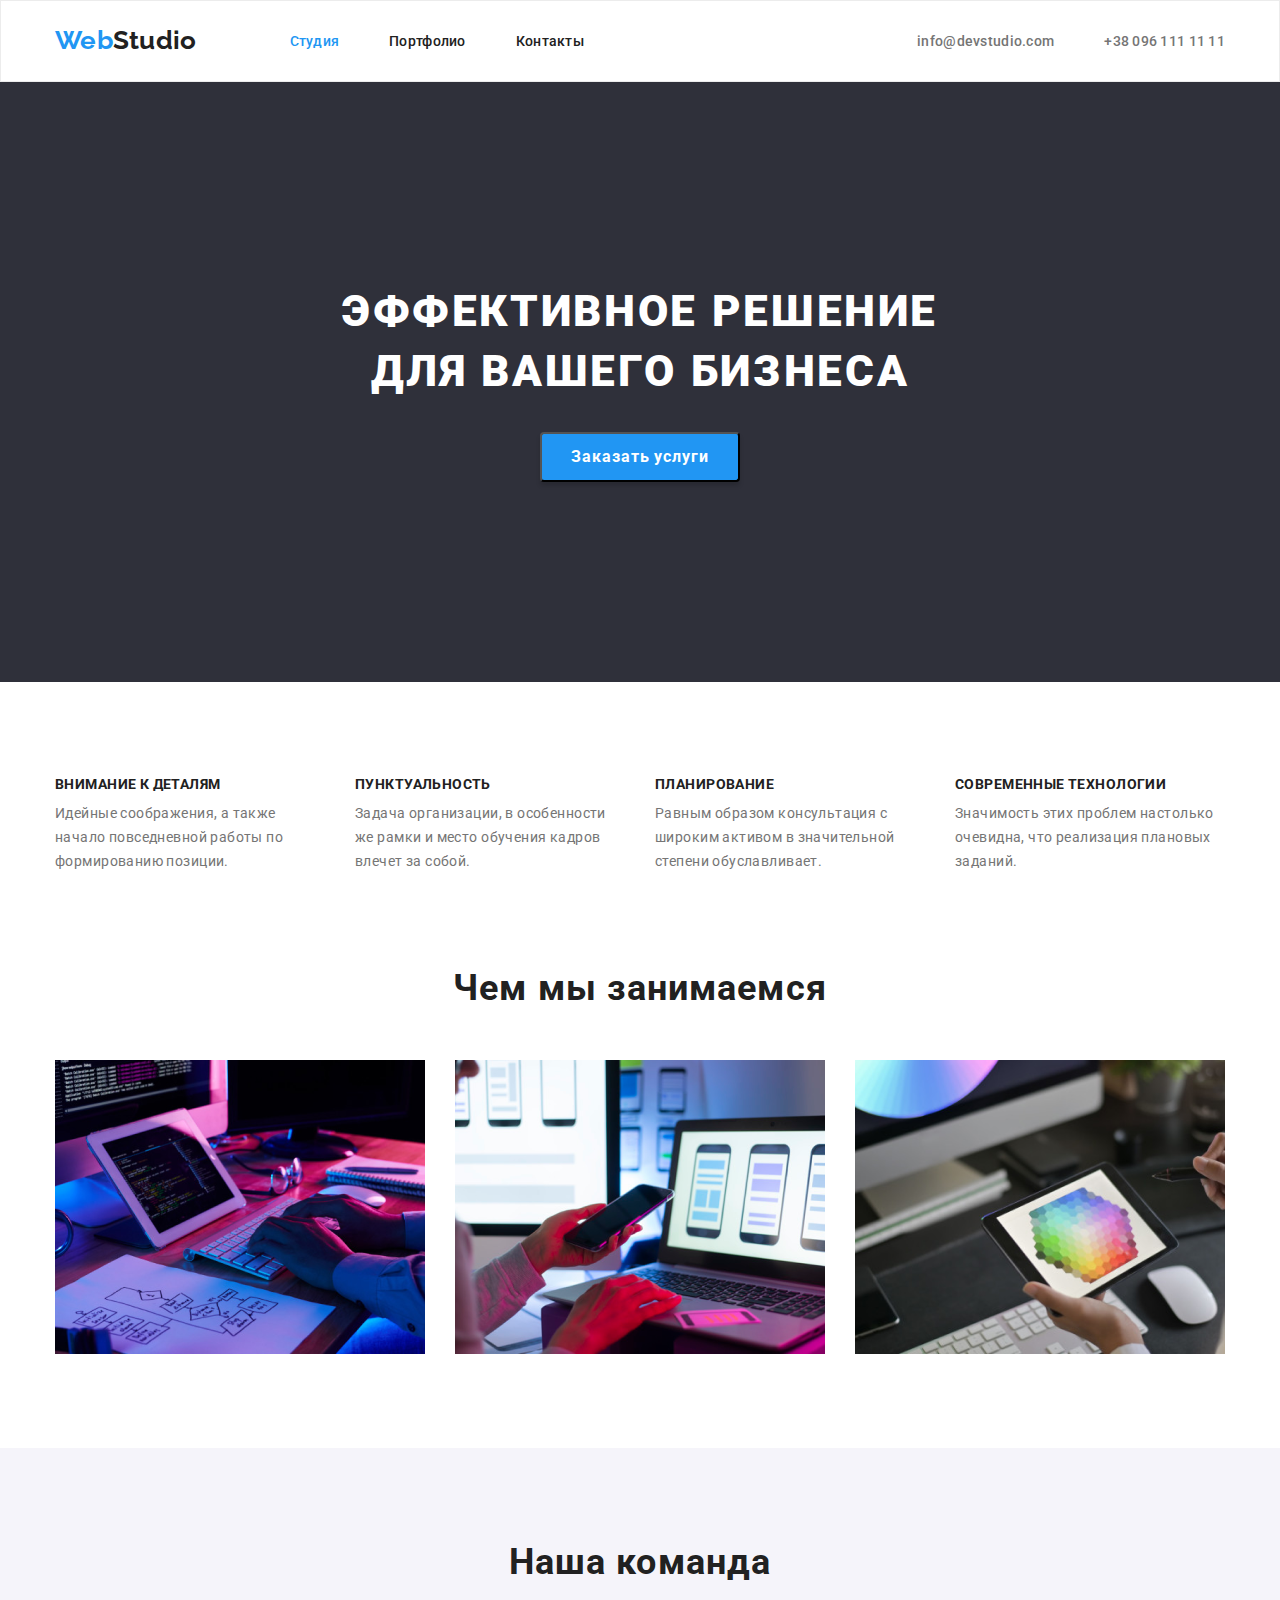
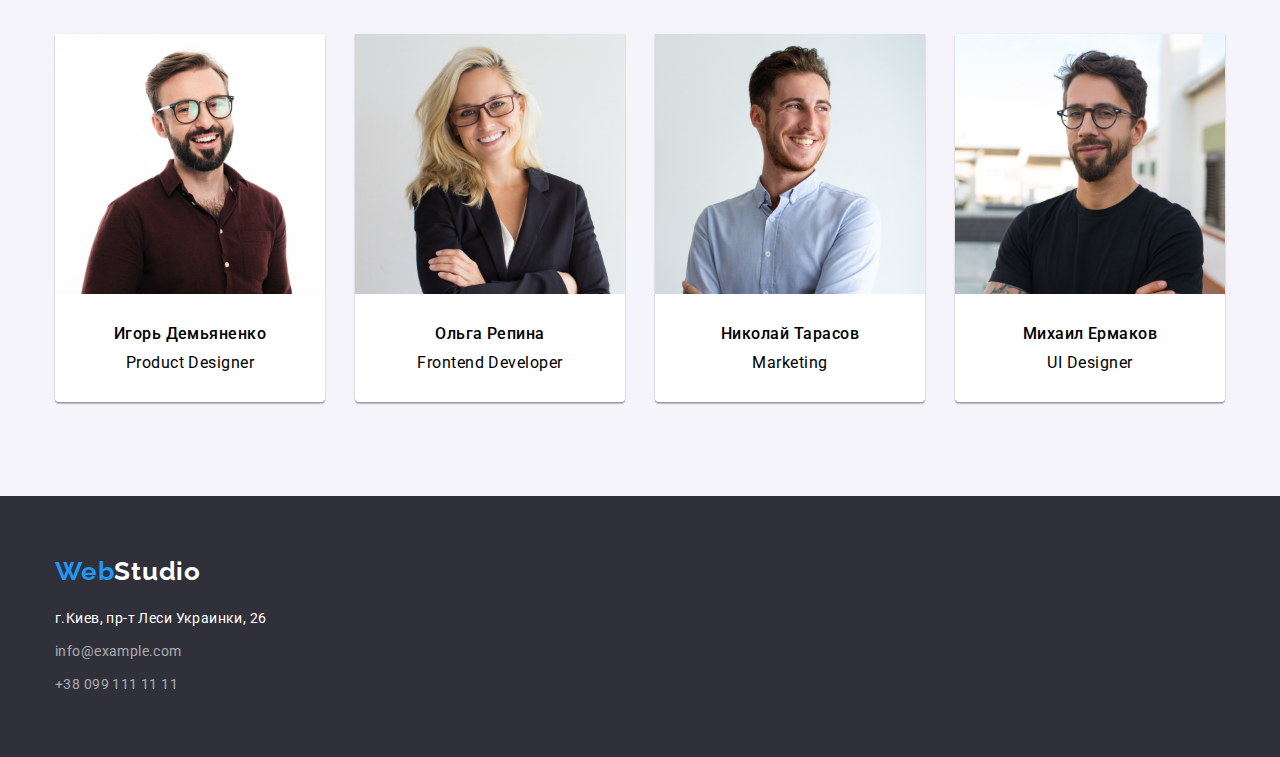
<file: index.html>
<!DOCTYPE html>
<html lang="en">
<head>
    <meta charset="UTF-8">
    <meta name="viewport" content="width=device-width, initial-scale=1.0">
    <title>WebStudio</title>
    <link rel="stylesheet" href="https://cdnjs.cloudflare.com/ajax/libs/modern-normalize/1.0.0/modern-normalize.min.css">
    <link rel="preconnect" href="https://fonts.gstatic.com">
    <link href="https://fonts.googleapis.com/css2?family=Raleway:wght@700&family=Roboto:wght@400;500;700;900&display=swap" rel="stylesheet">
    <link rel="stylesheet" href="./css/style.css">
</head>
<body>
    <header class="header">
        <div class="container inline-header">
            <a class="logo-header" href="./index.html"><span>Web</span>Studio</a>
            <nav class="header-navigation">    
                <ul class="nav-menu"> 
                    <li class="nav-menu-item"><a href="./index.html"><span class="active">Студия</span></a></li>
                    <li class="nav-menu-item"><a href="./portfolio.html">Портфолио</a></li>
                    <li class="nav-menu-item"><a href="">Контакты</a></li>
                </ul>
            </nav>    
            <ul class="header-contacts">    
                <li class="header-contacts-item"><a href="mailto:info@devstudio.com" class="header-mail-link">info@devstudio.com</a></li>
                <li class="header-contacts-item"><a href="tel:+380961111111" class="header-tel-link">+38 096 111 11 11</a></li>
            </ul>
        </div>    
    </header>
    <main> 
        <section class="hero">
        <div class="hero-container">    
            <h1 class="hero-header">Эффективное решение для вашего бизнеса</h1>
            <button type="button" class="hero-button">Заказать услуги</button>    
        </div>
        </section>
        <section class="feature">
            <ul class="feature-list container">
                <li class="feature-list-item">
                    <h2>Внимание к деталям</h2>
                    <p>Идейные соображения, а также начало повседневной работы по формированию позиции.</p>
                </li>
                <li class="feature-list-item">
                    <h2>Пунктуальность</h2>
                    <p>Задача организации, в особенности же рамки и место обучения кадров влечет за собой.</p>
                </li>
                <li class="feature-list-item">
                    <h2>Планирование</h2>
                    <p>Равным образом консультация с широким активом в значительной степени обуславливает.</p>
                </li>
                <li class="feature-list-item">
                    <h2>Современные технологии</h2>
                    <p>Значимость этих проблем настолько очевидна, что реализация плановых заданий.</p>
                </li>
            </ul>
        </section>
        <section class="represent">
            <div class="container">
                <h2 class="rep-team">Чем мы занимаемся</h2>
                <ul class="rep-list">
                    <li class="rep-list-item"><img src="./img/img.png" alt="pc" width="370" height="294"></li>
                    <li class="rep-list-item"><img src="./img/img1.png" alt="phone" width="370" height="294"></li>
                    <li class="rep-list-item"><img src="./img/img3.png" alt="tablet" width="370" height="294"></li>
                </ul>
            </div>
        </section>

        <section class="our-team">
            <div class="container">
                <h2 class="rep-team">Наша команда</h2>
                <ul class="our-team-list">
                    <li class="our-team-list-item">
                        <img src="./img/team1.png" alt="Игорь Демьяненко" width="270" height="260">
                        <div class="our-team-list-item-description">    
                            <h3>Игорь Демьяненко</h3>
                            <p>Product Designer</p>
                        </div>
                    </li>
                    <li class="our-team-list-item">
                        <img src="./img/team2.png" alt="Ольга Репина" width="270" height="260">
                        <div class="our-team-list-item-description">    
                            <h3>Ольга Репина</h3>
                            <p>Frontend Developer</p>
                        </div>
                    </li>
                    <li class="our-team-list-item">
                        <img src="./img/team3.png" alt="Николай Тарасов" width="270" height="260">
                        <div class="our-team-list-item-description">    
                            <h3>Николай Тарасов</h3>
                            <p>Marketing</p>
                        </div>
                    </li>
                    <li class="our-team-list-item">
                        <img src="./img/team4.png" alt="Михаил Ермаков" width="270" height="260">
                        <div class="our-team-list-item-description">    
                            <h3>Михаил Ермаков</h3>
                            <p>UI Designer</p>
                        </div>
                    </li>
                </ul>
            </div>    
        </section>
    </main>
    <footer class="footer">
        <div class="container">
            <a class="footer-logo" href="./index.html"><span>Web</span>Studio</a>
            <address class="address">г.Киев, пр-т Леси Украинки, 26</address>  
            <ul class="footer-list">
                <li class="footer-list-item"><a class="footer-contacts" href="mailto:info@example.com">info@example.com</a></li>
                <li class="footer-list-item"><a class="footer-contacts" href="tel:+380991111111">+38 099 111 11 11</a></li>
            </ul>
        </div>
    </footer>
</body>
</html>
</file>
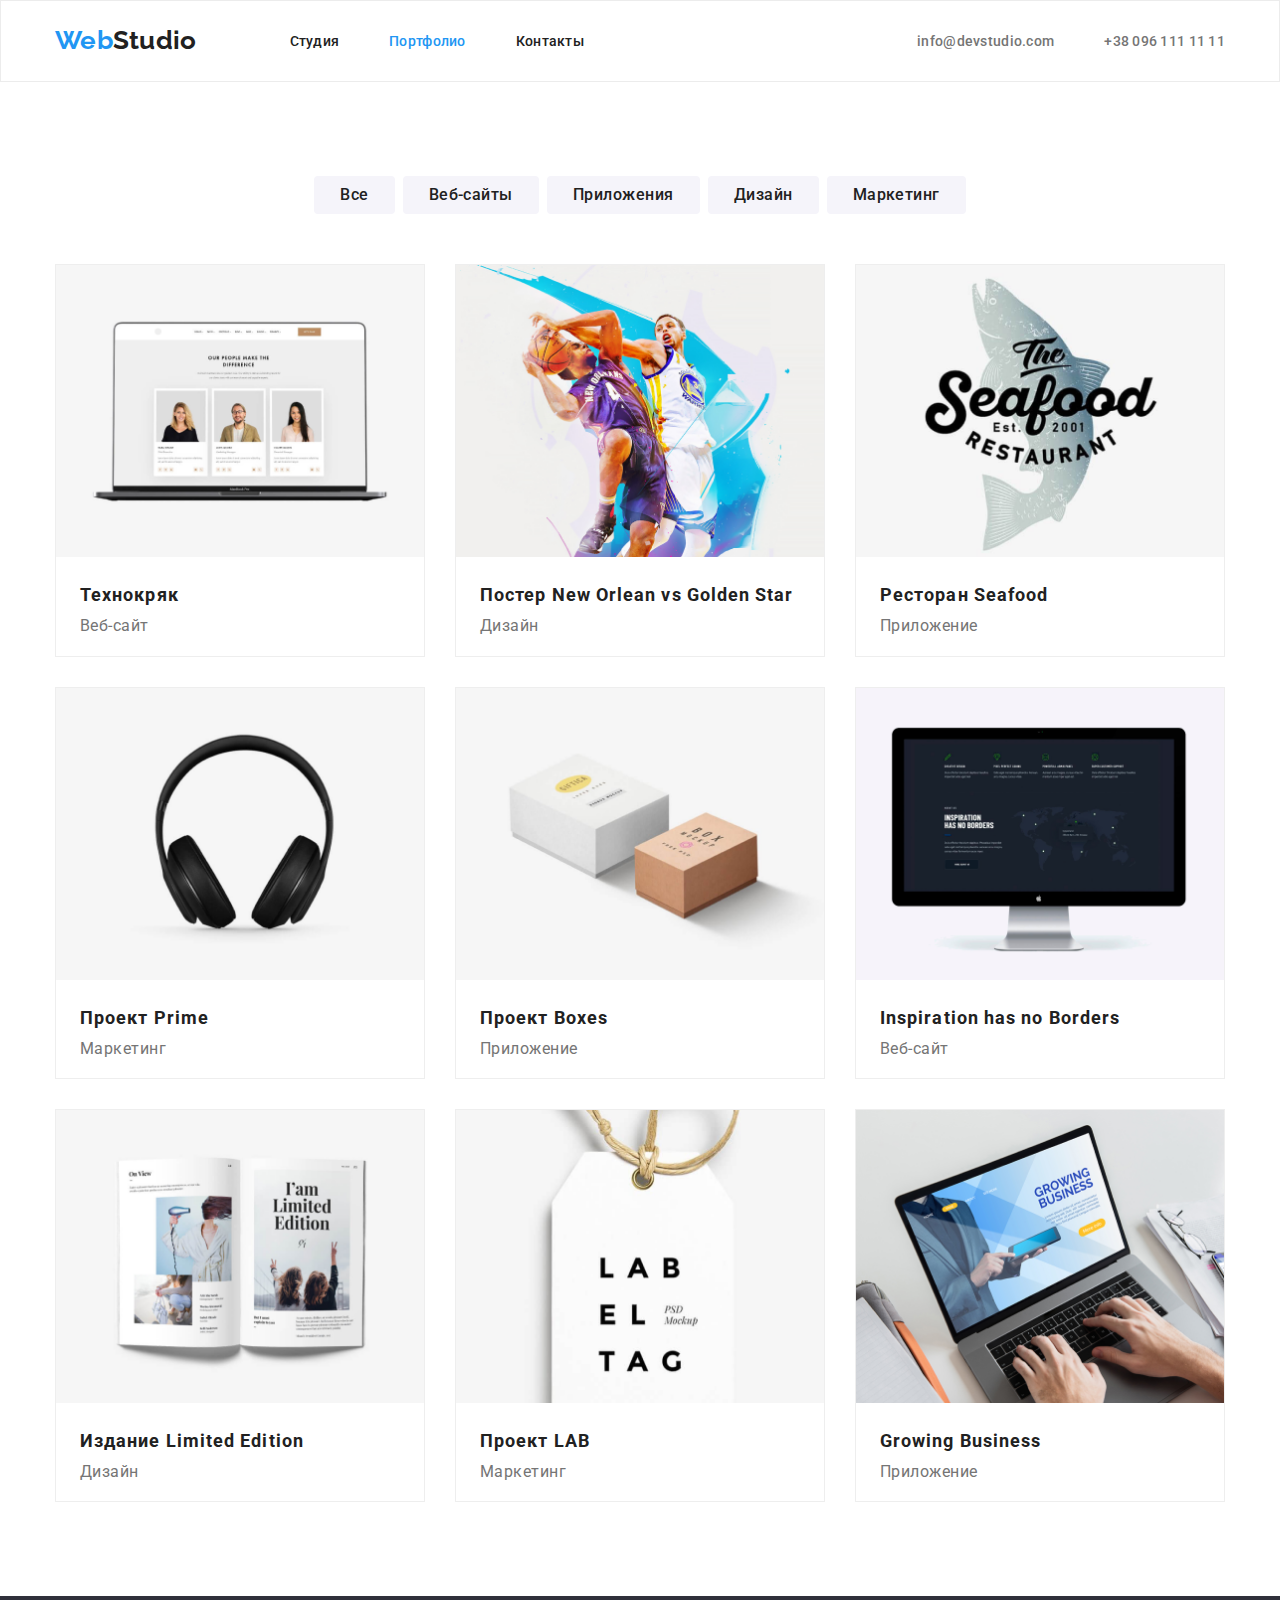
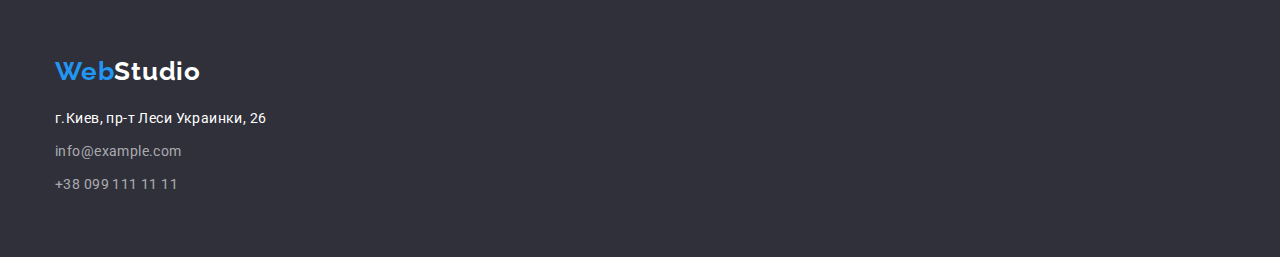
<file: portfolio.html>
<!DOCTYPE html>
<html lang="en">
<head>
    <meta charset="UTF-8">
    <meta name="viewport" content="width=device-width, initial-scale=1.0">
    <title>Portfolio</title>
    <link rel="stylesheet" href="https://cdnjs.cloudflare.com/ajax/libs/modern-normalize/1.0.0/modern-normalize.min.css">
    <link rel="preconnect" href="https://fonts.gstatic.com">
    <link href="https://fonts.googleapis.com/css2?family=Raleway:wght@700&family=Roboto:wght@400;500;700;900&display=swap" rel="stylesheet">
    <link rel="stylesheet" href="./css/style.css">
</head>
<body>
    <header class="header">
        <div class="container inline-header">
            <a class="logo-header" href="./index.html"><span>Web</span>Studio</a>
            <nav class="header-navigation">    
                <ul class="nav-menu"> 
                    <li class="nav-menu-item"><a href="./index.html">Студия</a></li>
                    <li class="nav-menu-item"><a href="./portfolio.html"><span class="active">Портфолио</span></a></li>
                    <li class="nav-menu-item"><a href="">Контакты</a></li>
                </ul>
            </nav>    
            <ul class="header-contacts">    
                <li class="header-contacts-item"><a href="mailto:info@devstudio.com" class="header-mail-link">info@devstudio.com</a></li>
                <li class="header-contacts-item"><a href="tel:+380961111111" class="header-tel-link">+38 096 111 11 11</a></li>
            </ul>
        </div>    
    </header>
    <main>
        <section class="our-work">
            <h1 class="visually-hidden">Примеры работ</h1>
            <div class="container">
                <ul class="filter-list">
                    <li class="filter-list-item">       
                        <button type="button" class="filter-button"><span class="filter-button-size">Все</span></button> 
                    </li>    
                    <li class="filter-list-item">
                        <button type="button" class="filter-button"><span class="filter-button-size">Веб-сайты</span></button>
                    </li>
                    <li class="filter-list-item">
                        <button type="button" class="filter-button"><span class="filter-button-size">Приложения</span></button>
                    </li>
                    <li class="filter-list-item">
                        <button type="button" class="filter-button"><span class="filter-button-size">Дизайн</span></button>
                    </li> 
                    <li class="filter-list-item">
                        <button type="button" class="filter-button"><span class="filter-button-size">Маркетинг</span></button>
                    </li>
                </ul>     
                <ul class="work-examples">
                    <li class="work-examples-item">
                        <a href="#">
                            <img src="./img/p1.png" alt="Технокряк" width="370" height="294">
                            <div class="work-examples-item-description">    
                                <h2>Технокряк</h2>
                                <p>Веб-сайт</p>
                            </div>
                        </a>    
                    </li>
                    <li class="work-examples-item">
                        <a href="#">
                            <img src="./img/p2.png" alt="Постер New Orlean vs Golden Star" width="370" height="294">                  
                            <div class="work-examples-item-description">    
                                <h2>Постер New Orlean vs Golden Star</h2>
                                <p>Дизайн</p>
                            </div>
                        </a>
                    </li>
                    <li class="work-examples-item">
                        <a href="#">
                            <img src="./img/p3.png" alt="Ресторан Seafood" width="370" height="294">
                            <div class="work-examples-item-description">    
                                <h2>Ресторан Seafood</h2>
                                <p>Приложение</p>
                            </div>
                        </a>
                    <li class="work-examples-item">
                        <a href="#">
                            <img src="./img/p4.png" alt="Проект Prime" width="370" height="294">
                            <div class="work-examples-item-description">    
                                <h2>Проект Prime</h2>                 
                                <p>Маркетинг</p>
                            </div>
                        </a>
                    </li>
                    <li class="work-examples-item">
                        <a href="#">
                            <img src="./img/p5.png" alt="Проект Boxes" width="370" height="294">
                            <div class="work-examples-item-description">    
                                <h2>Проект Boxes</h2>                  
                                <p>Приложение</p>
                            </div>
                        </a>
                    </li>
                    <li class="work-examples-item">
                        <a href="#">
                            <img src="./img/p6.png" alt="Inspiration has no Borders" width="370" height="294">
                            <div class="work-examples-item-description">    
                                <h2>Inspiration has no Borders</h2>
                                <p>Веб-сайт</p>
                            </div>
                        </a>
                    </li>
                    <li class="work-examples-item">
                        <a href="#">
                            <img src="./img/p7.png" alt="Издание Limited Edition" width="370" height="294">
                            <div class="work-examples-item-description">    
                                <h2>Издание Limited Edition</h2>
                                <p>Дизайн</p>
                            </div>
                        </a>
                    </li>
                    <li class="work-examples-item">
                        <a href="#">
                            <img src="./img/p8.png" alt="Проект LAB" width="370" height="294">
                            <div class="work-examples-item-description">    
                                <h2>Проект LAB</h2>               
                                <p>Маркетинг</p>
                            </div>
                        </a>
                    </li>
                    <li class="work-examples-item">
                        <a href="#">
                            <img src="./img/p9.png" alt="Growing Business" width="370" height="294">
                            <div class="work-examples-item-description">    
                                <h2>Growing Business</h2>              
                                <p>Приложение</p>
                            </div>
                        </a>
                    </li>
                </ul>
            </div>
        </section>
    </main>
    <footer class="footer">
        <div class="container">
            <a class="footer-logo" href="./index.html"><span>Web</span>Studio</a>
            <address class="address">г.Киев, пр-т Леси Украинки, 26</address>  
            <ul class="footer-list">
                <li class="footer-list-item"><a class="footer-contacts" href="mailto:info@example.com">info@example.com</a></li>
                <li class="footer-list-item"><a class="footer-contacts" href="tel:+380991111111">+38 099 111 11 11</a></li>
            </ul>
        </div>
    </footer>
</body>
</html>
</file>
<file: css/style.css>
:root {
    --background-color: #FFFFFF;
    --secondary-background-color: #2F303A;
    --accent-color: #2196F3;
    --text-color: #212121;
    --secondary-text-color: #757575;
}
a {text-decoration: none;}
ul {list-style: none;}
body {
    font-family: 'Roboto', sans-serif;
    font-style: normal;
    font-weight: 500;
    font-size: 14px;
    line-height: 1.142;
    letter-spacing: 0.02em;
    background: var(--background-color);
}
.visually-hidden {
    position: absolute;
    clip: rect(0 0 0 0);
    width: 1px;
    height: 1px;
    margin: -1px;
}

.container {
    width: 1200px;
    margin-left: auto;
    margin-right: auto;
    padding-left: 15px;
    padding-right: 15px;  
}
img {
    display: block;
    max-width: 100%;
    height: auto;
}
/* {
    margin: 0;
    padding: 0;
}*/

/*=============== HEADER ===============*/
.header {
    background-color: var(--background-color);
    border: 1px solid #ECECEC;
    padding-top: 24px;
    padding-bottom: 25px;
}

.inline-header {
    display: flex;
    align-items: center;   
}
.logo-header {
    display: inline-block;
    margin-right: 93px;

    font-family: 'Raleway', sans-serif;
    font-style: normal;
    font-weight: 700;
    font-size: 26px;
    line-height: 1.192;

    color: var(--text-color);
}
.logo-header span {
    color: var(--accent-color);
}
.nav-menu {
    display: flex;
    flex-direction: row;
    margin: 0;
    padding: 0;
}
.nav-menu-item:not(:last-child) {
    margin-right: 50px;
}
.nav-menu a {
    color: var(--text-color);
}
.nav-menu :hover,
.nav-menu :focus {
    color: var(--accent-color);
}
.nav-menu .active {
    color: var(--accent-color);
}
.header-contacts{
    display: flex;
    margin-top: 0;
    margin-bottom: 0;
    margin-right: 0;
    margin-left: auto;
    padding: 0;

}
.header-contacts-item:not(:last-child){
    margin-right: 50px;
}
.header-contacts a {
    color: var(--secondary-text-color);
}
.header-contacts :hover,
.header-contacts :focus {
    color: var(--accent-color);
}

/*=============== END HEADER ===============*/



/*=============== HERO ===============*/

.hero {
    background-color: var(--secondary-background-color);
    padding-top: 200px;
    padding-bottom: 200px;
}
.hero-container{
    width: 696px;
    margin-top: 0;
    margin-bottom: 0;
    margin-left: auto;
    margin-right: auto;
    text-align: center;
}
.hero-header {
    margin: 0;

    font-family: 'Roboto', sans-serif;
    font-style: normal;
    font-weight: 900;
    font-size: 44px;
    line-height: 1.363;
    letter-spacing: 0.06em;
    text-transform: uppercase;
    color: var(--background-color);
}
.hero-button {
    margin-top: 30px;
    width: 200px;
    height: 50px;

    font-family: 'Roboto', sans-serif;
    font-style: normal;
    font-weight: 700;
    font-size: 16px;
    line-height: 1.875;
    letter-spacing: 0.06em;
    text-align: center;
    border-radius: 4px;
    cursor: pointer;
    color: var(--background-color);
    background-color: var(--accent-color);
    box-shadow: 0px 4px 4px rgba(0, 0, 0, 0.15);
}

/*=============== END HERO ===============*/

/*=============== FEATURE ===============*/
.feature {
    padding-top: 94px;
}
.feature-list{
    display: flex;
    justify-content: center;
    margin: 0;
    margin-left: auto;
    margin-right: auto;
    padding-bottom: 0;
}
.feature-list-item:not(:last-child){
    margin-right: 30px;
}
.feature h2 {
    width: 270px;
    margin: 0;
    padding: 0;

    font-family: 'Roboto', sans-serif;
    font-style: normal;
    font-weight: 700;
    font-size: 14px;
    line-height: 1.142;
    letter-spacing: 0.03em;
    text-transform: uppercase;
    color: var(--text-color);
}
.feature p {
    width: 270px;
    margin: 0;
    padding: 0;
    margin-top: 10px;

    font-family: 'Roboto', sans-serif;
    font-style: normal;
    font-weight: 400;
    font-size: 14px;
    line-height: 1.714;
    letter-spacing: 0.03em;
    color: var(--secondary-text-color);
}

/*=============== END FEATURE ===============*/

/*=============== REPRESENT ===============*/

.represent {
    padding-top: 94px;
    padding-bottom: 94px;
}
.rep-team {
    margin: 0;
    padding: 0;
    margin-bottom: 50px;
    
    font-family: 'Roboto', sans-serif;
    font-style: normal;
    font-weight: 700;
    font-size: 36px;
    line-height: 1.166;
    text-align: center;
    letter-spacing: 0.03em;
    color: var(--text-color);
}
.rep-list {
    display: flex;
    margin: 0;
    padding: 0;
}
.rep-list-item:not(:last-child) {
    margin-right: 30px;
}

/*=============== END REPRESENT ===============*/

/*=============== OUR TEAM ===============*/

.our-team {
    background: #F5F4FA;
    padding-top: 94px;
    padding-bottom: 94px;
}
.our-team-list {
    display: flex;
    margin: 0;
    padding: 0;
   
}
.our-team-list-item-description {
    padding-top: 30px;
    padding-bottom: 30px;
    padding-left: 30px;
    padding-right: 30px;
}
.our-team-list h3 {
    margin: 0;
    padding: 0;

    font-family: 'Roboto', sans-serif;
    font-style: normal;
    font-weight: 500;
    font-size: 16px;
    line-height: 1.187;
    text-align: center;
    letter-spacing: 0.03em;
}
.our-team-list p {
    margin: 0;
    padding: 0;
    margin-top: 10px;
    
    font-family: 'Roboto', sans-serif;
    font-style: normal;
    font-weight: 400;
    font-size: 16px;
    line-height: 1.187;
    text-align: center;
    letter-spacing: 0.03em;
}
.our-team-list-item {
    width: 270px;
    height: 368px;
    

    background-color: var(--background-color);
    box-shadow: 0px 1px 3px rgba(0, 0, 0, 0.12), 0px 1px 1px rgba(0, 0, 0, 0.14), 0px 2px 1px rgba(0, 0, 0, 0.2);
    border-radius: 0px 0px 4px 4px;
}
.our-team-list-item:not(:last-child) {
    margin-right: 30px;
}
/*=============== END OUR TEAM ===============*/

/*=============== FOOTER ===============*/


.footer {
    background-color: var(--secondary-background-color);
    padding-top: 60px;
    padding-bottom: 60px;
}
.footer-logo {
    display: block;
    

    font-family: 'Raleway', sans-serif;
    font-style: normal;
    font-weight: 700;
    font-size: 26px;
    line-height: 1.192;
    letter-spacing: 0.03em;
    color: var(--background-color);
}
.footer-logo span {
    color: var(--accent-color);
}
.address {
    margin-top: 20px;

    font-family: 'Roboto', sans-serif;
    font-style: normal;
    font-weight: normal;
    font-size: 14px;
    line-height: 1.714;
    letter-spacing: 0.03em;
    color: var(--background-color);
}
.footer-list {
    padding: 0;
    margin: 0;
    margin-top: 9px;
}
.footer-list :not(:last-child) {
    margin-bottom: 9px;
}
.footer-contacts {
    font-family: 'Roboto', sans-serif;
    font-style: normal;
    font-weight: normal;
    font-size: 14px;
    line-height: 1.714;
    letter-spacing: 0.03em;
    color: rgba(255, 255, 255, 0.6);
}
.footer-contacts:focus,
.footer-contacts:hover {
    color: var(--accent-color);
}

/*=============== END FOOTER ===============*/

/*=============== MAIN PORTFOLIO ===============*/

.our-work {
    padding-top: 94px;
    padding-bottom: 94px;
}
.filter-list {
    display: flex;
    justify-content: center;
    margin: 0;
    padding: 0;
    margin-bottom: 50px;
}
.filter-list-item:not(:last-child) {
    margin-right: 8px;
}
.filter-button {
    width: fit-content;
    height: 38px;
    

    font-family: 'Roboto', sans-serif;
    font-style: normal;
    font-weight: 500;
    font-size: 16px;
    letter-spacing: 0.03em;
    color: var(--text-color);
    background: #F5F4FA;
    border-radius: 4px;
    cursor: pointer;
    border: none;
    white-space: nowrap;

    
    border-radius: 4px;
}
.filter-button:hover,
.filter-button:focus {
    color: var(--background-color);
    background: #2196F3;
    box-shadow: 0px 3px 1px rgba(0, 0, 0, 0.1), 
                0px 1px 2px rgba(0, 0, 0, 0.08), 
                0px 2px 2px rgba(0, 0, 0, 0.12);
}
.filter-button-size {
    padding-top: 6px;
    padding-bottom: 6px;
    padding-left: 20px;
    padding-right: 20px;
}
.work-examples {
   display: flex;
   flex-wrap: wrap;
   margin: 0;
   padding: 0;
   
}
.work-examples-item {
    width: 370px;
    margin-right: 30px;
    margin-bottom: 30px;
    background: #FFFFFF;
    border: 1px solid #EEEEEE;
    box-sizing: border-box;
}
.work-examples-item:nth-child(3n) {
    margin-right: 0;
}
.work-examples-item:nth-last-child(-n + 3) {
    margin-bottom: 0;
}
.work-examples-item-description {
    padding-top: 20px;
    padding-bottom: 20px;
    padding-left: 24px;
    padding-right: 24px;
}
.work-examples h2 {
    margin: 0;
    margin-bottom: 4px;
    
    font-family: 'Roboto', sans-serif;
    font-style: normal;
    font-weight: 700;
    font-size: 18px;
    line-height: 2;
    letter-spacing: 0.06em;
    color: var(--text-color);
}
.work-examples p {
    margin: 0;
    padding: 0;
    
    font-family: 'Roboto', sans-serif;
    font-style: normal;
    font-weight: 400;
    font-size: 16px;
    line-height: 1,875;
    letter-spacing: 0.03em;
    color: var(--secondary-text-color);
}

/*=============== END MAIN PORTFOLIO ===============*/
</file>
